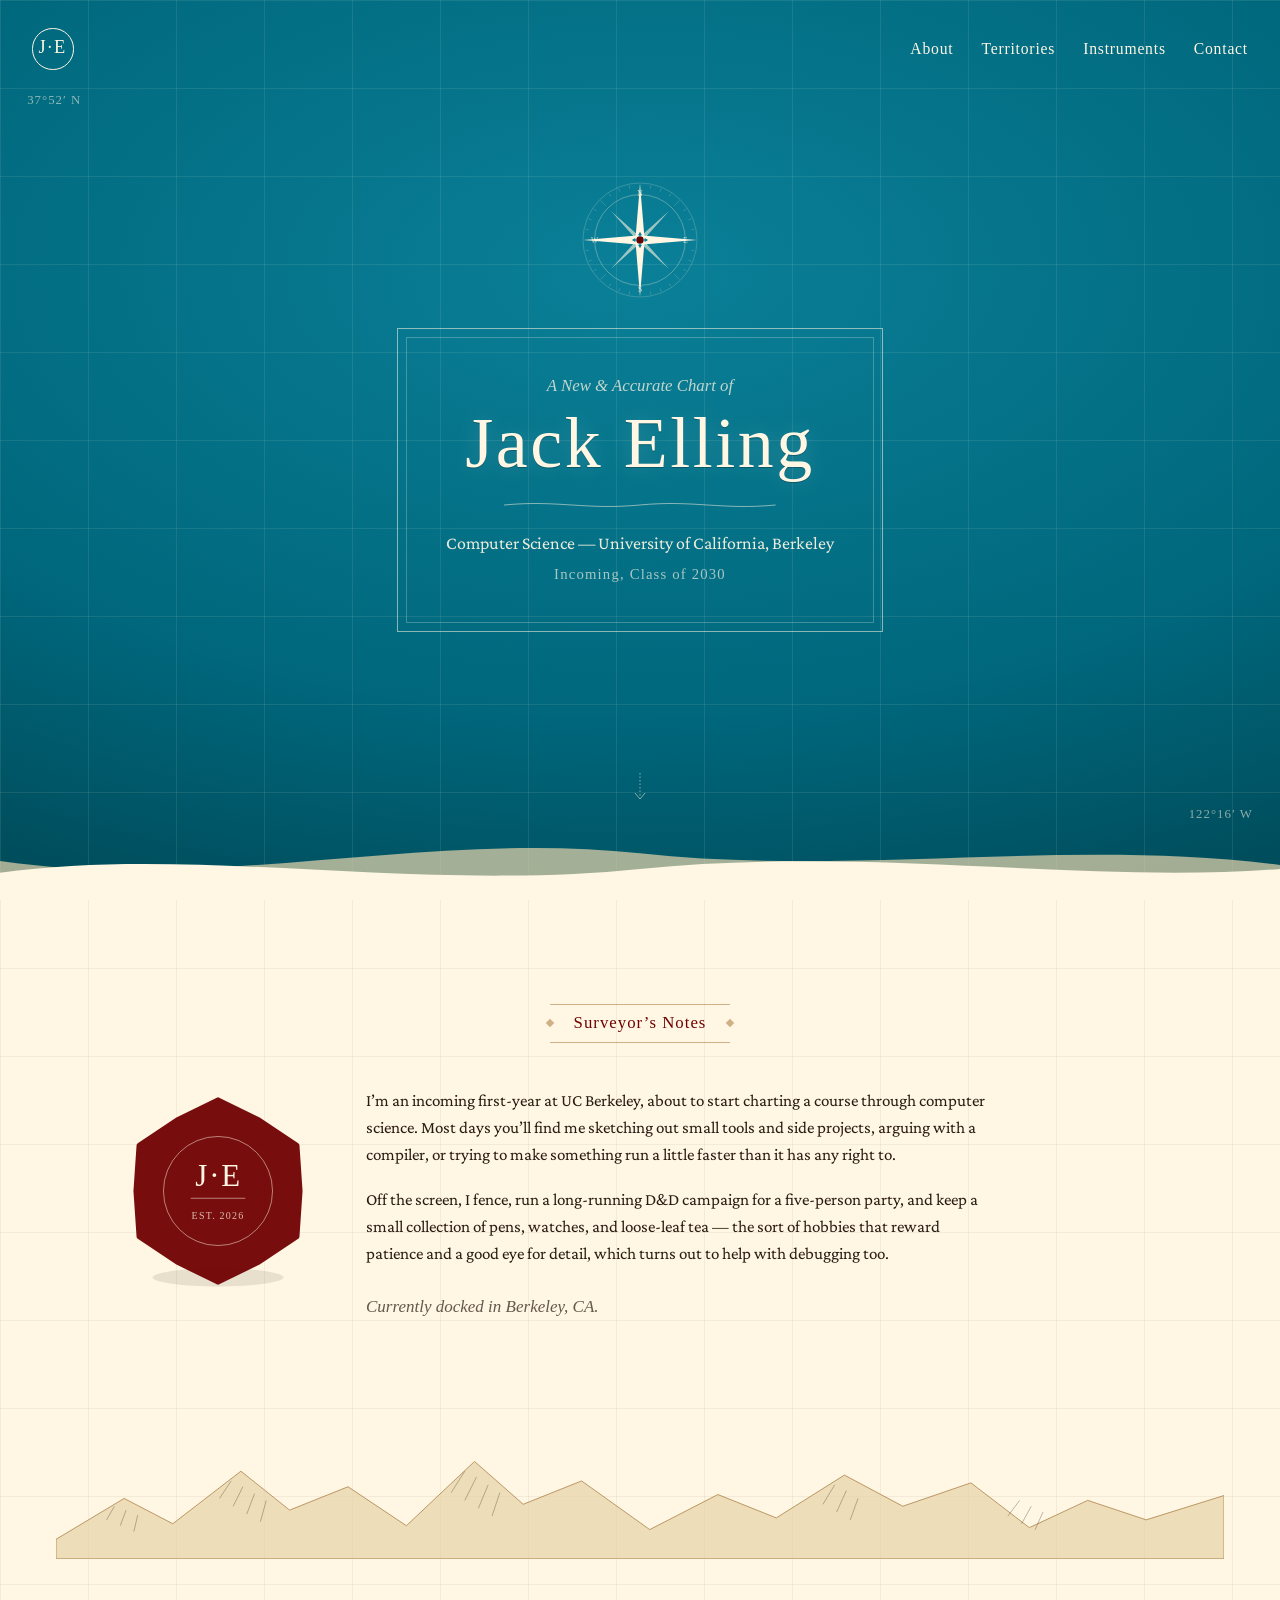
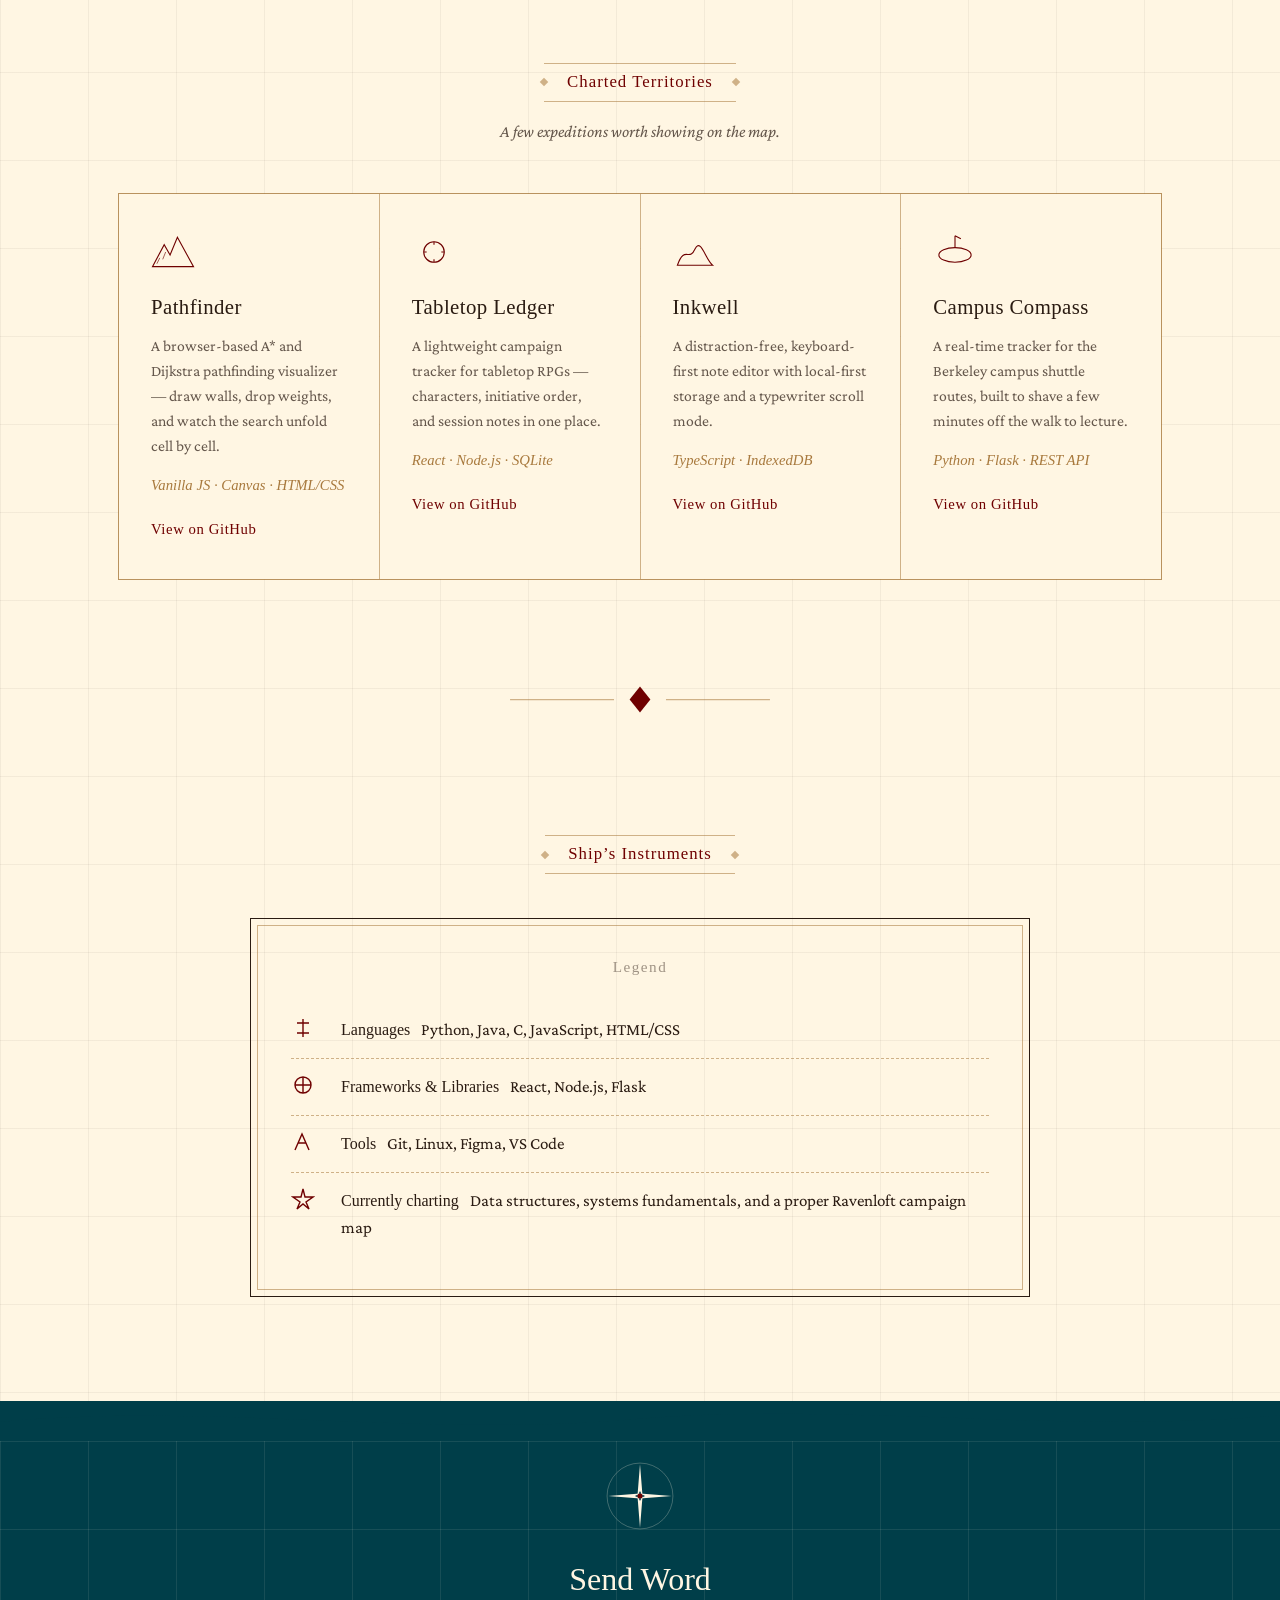
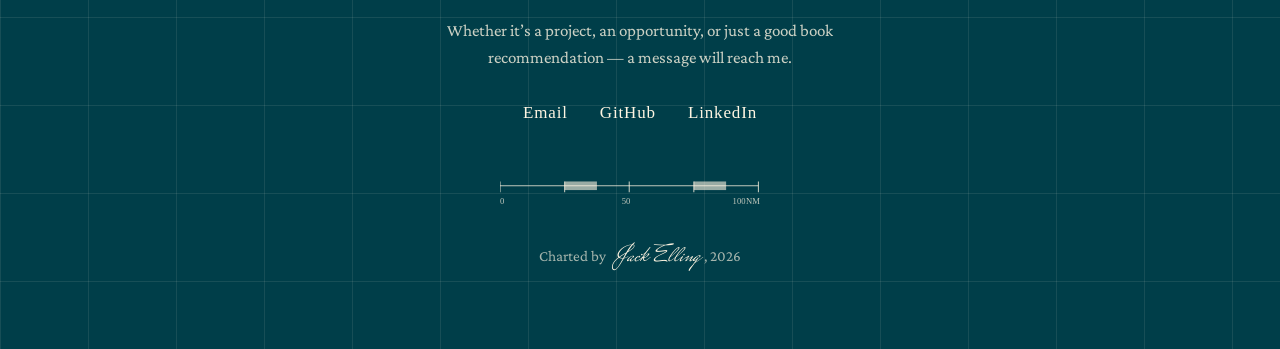
<file: index.html>
<!DOCTYPE html>
<html lang="en">
<head>
<meta charset="UTF-8">
<meta name="viewport" content="width=device-width, initial-scale=1.0">
<title>Jack Elling</title>
<meta name="description" content="Jack Elling — Computer Science, University of California, Berkeley.">

<link rel="preconnect" href="https://fonts.googleapis.com">
<link rel="preconnect" href="https://fonts.gstatic.com" crossorigin>
<link href="https://fonts.googleapis.com/css2?family=Crimson+Pro:ital,wght@0,400;0,500;0,600;1,400&family=IM+Fell+English:ital@0;1&family=IM+Fell+English+SC&family=Mrs+Saint+Delafield&display=swap" rel="stylesheet">
<link rel="stylesheet" href="styles.css">
</head>
<body>

<!-- Reusable SVG definitions: hachure patterns, filters, gradients -->
<svg width="0" height="0" style="position:absolute" aria-hidden="true" focusable="false">
  <defs>
    <filter id="paperGrain" x="-20%" y="-20%" width="140%" height="140%">
      <feTurbulence type="fractalNoise" baseFrequency="0.9" numOctaves="2" seed="7" result="noise"/>
      <feColorMatrix in="noise" type="matrix"
        values="0 0 0 0 0.16
                0 0 0 0 0.11
                0 0 0 0 0.07
                0 0 0 0.05 0"/>
    </filter>
    <radialGradient id="waterGrad" cx="50%" cy="35%" r="85%">
      <stop offset="0%" stop-color="#0a8098"/>
      <stop offset="55%" stop-color="#00677C"/>
      <stop offset="100%" stop-color="#003e49"/>
    </radialGradient>
    <linearGradient id="waveLine" x1="0" y1="0" x2="1" y2="0">
      <stop offset="0%" stop-color="#FFF6E3" stop-opacity="0"/>
      <stop offset="50%" stop-color="#FFF6E3" stop-opacity="0.55"/>
      <stop offset="100%" stop-color="#FFF6E3" stop-opacity="0"/>
    </linearGradient>
  </defs>
</svg>

<a class="skip-link" href="#main">Skip to content</a>

<!-- ============================= HERO ============================= -->
<header class="hero" id="top">
  <div class="hero-bg" aria-hidden="true"></div>
  <div class="grid-overlay grid-overlay--water" aria-hidden="true"></div>

  <p class="coord coord--nw" aria-hidden="true">37&deg;52&prime; N</p>
  <p class="coord coord--se" aria-hidden="true">122&deg;16&prime; W</p>

  <nav class="site-nav" aria-label="Primary">
    <a class="monogram" href="#top" aria-label="Jack Elling, home">J&middot;E</a>
    <ul>
      <li><a href="#about">About</a></li>
      <li><a href="#work">Territories</a></li>
      <li><a href="#instruments">Instruments</a></li>
      <li><a href="#contact">Contact</a></li>
    </ul>
  </nav>

  <div class="hero-stage">
    <div class="compass-rose" aria-hidden="true">
      <svg viewBox="0 0 220 220" class="compass-svg">
        <g class="compass-needle">
          <circle cx="110" cy="110" r="98" class="c-ring c-ring--outer"/>
          <circle cx="110" cy="110" r="78" class="c-ring"/>
          <g class="c-ticks">
            <!-- 32 rim ticks -->
            <g id="tickGroup"></g>
          </g>
          <!-- Long points N E S W -->
          <g class="c-points">
            <path class="c-point c-point--long" d="M110,14 L118,110 L110,96 L102,110 Z"/>
            <path class="c-point c-point--long" d="M110,14 L118,110 L110,96 L102,110 Z" transform="rotate(90 110 110)"/>
            <path class="c-point c-point--long" d="M110,14 L118,110 L110,96 L102,110 Z" transform="rotate(180 110 110)"/>
            <path class="c-point c-point--long" d="M110,14 L118,110 L110,96 L102,110 Z" transform="rotate(270 110 110)"/>
            <!-- Short diagonal points -->
            <path class="c-point c-point--short" d="M110,40 L114,110 L110,102 L106,110 Z" transform="rotate(45 110 110)"/>
            <path class="c-point c-point--short" d="M110,40 L114,110 L110,102 L106,110 Z" transform="rotate(135 110 110)"/>
            <path class="c-point c-point--short" d="M110,40 L114,110 L110,102 L106,110 Z" transform="rotate(225 110 110)"/>
            <path class="c-point c-point--short" d="M110,40 L114,110 L110,102 L106,110 Z" transform="rotate(315 110 110)"/>
          </g>
          <circle cx="110" cy="110" r="6" class="c-hub"/>
        </g>
        <text x="110" y="34" class="c-label" text-anchor="middle">N</text>
        <text x="188" y="115" class="c-label" text-anchor="middle">E</text>
        <text x="110" y="200" class="c-label" text-anchor="middle">S</text>
        <text x="32" y="115" class="c-label" text-anchor="middle">W</text>
      </svg>
    </div>

    <div class="cartouche">
      <p class="cartouche-eyebrow">A New &amp; Accurate Chart of</p>
      <h1 class="cartouche-name">Jack&nbsp;Elling</h1>
      <div class="cartouche-rule" aria-hidden="true">
        <svg viewBox="0 0 300 14" preserveAspectRatio="none"><path d="M0,7 C60,1 90,13 150,7 C210,1 240,13 300,7" /></svg>
      </div>
      <p class="cartouche-tagline">Computer Science &mdash; University of California, Berkeley</p>
      <p class="cartouche-sub">Incoming, Class of 2030</p>
    </div>
  </div>

  <button class="scroll-hint" type="button" aria-label="Scroll to about section" data-scroll-to="#about">
    <svg viewBox="0 0 40 60" aria-hidden="true">
      <path d="M20,2 L20,50" stroke-dasharray="3 4"/>
      <path d="M10,42 L20,54 L30,42"/>
    </svg>
  </button>

  <svg class="hero-waves" viewBox="0 0 1440 90" preserveAspectRatio="none" aria-hidden="true">
    <path d="M0,40 C240,80 480,0 720,30 C960,60 1200,10 1440,45 L1440,90 L0,90 Z" class="wave wave--back"/>
    <path d="M0,55 C220,20 460,80 720,50 C980,20 1220,70 1440,50 L1440,90 L0,90 Z" class="wave wave--front"/>
  </svg>
</header>

<!-- ============================= MAIN ============================= -->
<main id="main">

  <section id="about" class="section about">
    <div class="plate-label"><span>Surveyor&rsquo;s Notes</span></div>

    <div class="about-grid">
      <div class="about-figure" aria-hidden="true">
        <svg viewBox="0 0 220 220" class="figure-svg">
          <ellipse cx="110" cy="205" rx="72" ry="10" class="seal-shadow"/>
          <path class="seal-shape" d="M200,110 L196.6,60 L155,32.1 L110,10 L65,32.1 L23.4,60 L20,110 L23.4,160 L65,187.9 L110,210 L155,187.9 L196.6,160 Z"/>
          <circle cx="110" cy="110" r="60" class="seal-ring"/>
          <text x="110" y="104" class="seal-text" text-anchor="middle">J&#8202;&middot;&#8202;E</text>
          <line x1="80" y1="118" x2="140" y2="118" class="seal-rule"/>
          <text x="110" y="141" class="seal-sub" text-anchor="middle">EST. 2026</text>
        </svg>
      </div>

      <div class="about-text">
        <p>I&rsquo;m an incoming first-year at UC&nbsp;Berkeley, about to start charting a course through computer science. Most days you&rsquo;ll find me sketching out small tools and side projects, arguing with a compiler, or trying to make something run a little faster than it has any right to.</p>
        <p>Off the screen, I fence, run a long-running D&amp;D campaign for a five-person party, and keep a small collection of pens, watches, and loose-leaf tea &mdash; the sort of hobbies that reward patience and a good eye for detail, which turns out to help with debugging too.</p>
        <p class="about-signoff">Currently docked in Berkeley, CA.</p>
      </div>
    </div>
  </section>

  <div class="divider terrain" aria-hidden="true">
    <svg viewBox="0 0 1200 120" preserveAspectRatio="none" class="terrain-svg">
      <!-- ridge silhouette -->
      <path class="ridge" d="M0,100 L70,58 L120,84 L190,30 L240,70 L300,46 L360,86 L430,20 L480,64 L540,40 L610,90 L680,54 L740,78 L810,34 L870,66 L940,42 L1000,88 L1060,60 L1120,80 L1200,55 L1200,120 L0,120 Z"/>
      <!-- hachure strokes: short parallel lines suggesting slope, clustered under each peak -->
      <g class="hachures">
        <line x1="60" y1="66" x2="52" y2="80"/><line x1="72" y1="70" x2="66" y2="86"/><line x1="84" y1="75" x2="80" y2="92"/>
        <line x1="180" y1="40" x2="168" y2="58"/><line x1="192" y1="46" x2="182" y2="66"/><line x1="204" y1="53" x2="196" y2="74"/><line x1="216" y1="60" x2="210" y2="82"/>
        <line x1="420" y1="30" x2="406" y2="52"/><line x1="432" y1="36" x2="420" y2="60"/><line x1="444" y1="44" x2="434" y2="68"/><line x1="456" y1="52" x2="448" y2="76"/>
        <line x1="800" y1="44" x2="788" y2="64"/><line x1="812" y1="50" x2="802" y2="72"/><line x1="824" y1="58" x2="816" y2="80"/>
        <line x1="990" y1="60" x2="978" y2="76"/><line x1="1002" y1="66" x2="992" y2="84"/><line x1="1014" y1="72" x2="1006" y2="90"/>
      </g>
    </svg>
  </div>

  <section id="work" class="section work">
    <div class="plate-label"><span>Charted Territories</span></div>
    <p class="section-intro">A few expeditions worth showing on the map. <!-- Replace these four cards with your real repositories. --></p>

    <div class="territory-grid">

      <article class="territory-card">
        <svg class="territory-glyph" viewBox="0 0 60 60" aria-hidden="true"><path class="glyph-ink" d="M2,50 L18,20 L26,34 L36,10 L58,50 Z"/><line x1="12" y1="38" x2="8" y2="46"/><line x1="20" y1="30" x2="16" y2="40"/></svg>
        <h3>Pathfinder</h3>
        <p class="territory-desc">A browser-based A* and Dijkstra pathfinding visualizer &mdash; draw walls, drop weights, and watch the search unfold cell by cell.</p>
        <p class="territory-stack">Vanilla JS &middot; Canvas &middot; HTML/CSS</p>
        <a class="territory-link" href="#" aria-label="View Pathfinder on GitHub">View on GitHub</a>
      </article>

      <article class="territory-card">
        <svg class="territory-glyph" viewBox="0 0 60 60" aria-hidden="true"><circle class="glyph-ink" cx="30" cy="30" r="14" fill="none"/><path class="glyph-ink" d="M30,20 L30,16 M30,44 L30,40 M20,30 L16,30 M44,30 L40,30" /></svg>
        <h3>Tabletop Ledger</h3>
        <p class="territory-desc">A lightweight campaign tracker for tabletop RPGs &mdash; characters, initiative order, and session notes in one place.</p>
        <p class="territory-stack">React &middot; Node.js &middot; SQLite</p>
        <a class="territory-link" href="#" aria-label="View Tabletop Ledger on GitHub">View on GitHub</a>
      </article>

      <article class="territory-card">
        <svg class="territory-glyph" viewBox="0 0 60 60" aria-hidden="true"><path class="glyph-ink" d="M6,48 C16,20 22,44 30,26 C38,10 44,40 54,48 Z"/></svg>
        <h3>Inkwell</h3>
        <p class="territory-desc">A distraction-free, keyboard-first note editor with local-first storage and a typewriter scroll mode.</p>
        <p class="territory-stack">TypeScript &middot; IndexedDB</p>
        <a class="territory-link" href="#" aria-label="View Inkwell on GitHub">View on GitHub</a>
      </article>

      <article class="territory-card">
        <svg class="territory-glyph" viewBox="0 0 60 60" aria-hidden="true"><ellipse class="glyph-ink" cx="30" cy="34" rx="22" ry="10" fill="none"/><path class="glyph-ink" d="M30,24 L30,8 M30,8 L38,12" fill="none"/></svg>
        <h3>Campus Compass</h3>
        <p class="territory-desc">A real-time tracker for the Berkeley campus shuttle routes, built to shave a few minutes off the walk to lecture.</p>
        <p class="territory-stack">Python &middot; Flask &middot; REST API</p>
        <a class="territory-link" href="#" aria-label="View Campus Compass on GitHub">View on GitHub</a>
      </article>

    </div>
  </section>

  <div class="divider compass-divider" aria-hidden="true">
    <svg viewBox="0 0 200 24" preserveAspectRatio="xMidYMid meet">
      <line x1="0" y1="12" x2="80" y2="12"/>
      <path d="M100,2 L108,12 L100,22 L92,12 Z"/>
      <line x1="120" y1="12" x2="200" y2="12"/>
    </svg>
  </div>

  <section id="instruments" class="section instruments">
    <div class="plate-label"><span>Ship&rsquo;s Instruments</span></div>

    <div class="legend-box">
      <p class="legend-heading">Legend</p>
      <dl class="legend-list">
        <div class="legend-row">
          <dt><svg viewBox="0 0 24 24" class="legend-icon" aria-hidden="true"><path d="M12,3 L12,21 M6,7 L18,7 M6,17 L18,17"/></svg></dt>
          <dd><span class="legend-term">Languages</span> Python, Java, C, JavaScript, HTML/CSS</dd>
        </div>
        <div class="legend-row">
          <dt><svg viewBox="0 0 24 24" class="legend-icon" aria-hidden="true"><circle cx="12" cy="12" r="8" fill="none"/><path d="M12,4 L12,20 M4,12 L20,12"/></svg></dt>
          <dd><span class="legend-term">Frameworks &amp; Libraries</span> React, Node.js, Flask</dd>
        </div>
        <div class="legend-row">
          <dt><svg viewBox="0 0 24 24" class="legend-icon" aria-hidden="true"><path d="M4,20 L11,4 L18,20 M7,13 L15,13"/></svg></dt>
          <dd><span class="legend-term">Tools</span> Git, Linux, Figma, VS&nbsp;Code</dd>
        </div>
        <div class="legend-row">
          <dt><svg viewBox="0 0 24 24" class="legend-icon" aria-hidden="true"><path d="M12,2 L14,10 L22,10 L15,15 L18,22 L12,17 L6,22 L9,15 L2,10 L10,10 Z"/></svg></dt>
          <dd><span class="legend-term">Currently charting</span> Data structures, systems fundamentals, and a proper Ravenloft campaign map</dd>
        </div>
      </dl>
    </div>
  </section>

</main>

<!-- ============================= FOOTER ============================= -->
<footer class="site-footer" id="contact">
  <div class="grid-overlay grid-overlay--water" aria-hidden="true"></div>

  <svg class="footer-waves" viewBox="0 0 1440 60" preserveAspectRatio="none" aria-hidden="true">
    <path d="M0,30 C240,0 480,55 720,25 C960,0 1200,50 1440,20 L1440,0 L0,0 Z" class="wave wave--front"/>
  </svg>

  <div class="footer-content">
    <div class="compass-rose compass-rose--small" aria-hidden="true">
      <svg viewBox="0 0 120 120" class="compass-svg-small">
        <circle cx="60" cy="60" r="52" class="c-ring c-ring--outer"/>
        <path d="M60,10 L64,60 L60,52 L56,60 Z"/>
        <path d="M60,10 L64,60 L60,52 L56,60 Z" transform="rotate(90 60 60)"/>
        <path d="M60,10 L64,60 L60,52 L56,60 Z" transform="rotate(180 60 60)"/>
        <path d="M60,10 L64,60 L60,52 L56,60 Z" transform="rotate(270 60 60)"/>
        <circle cx="60" cy="60" r="4" class="c-hub"/>
      </svg>
    </div>

    <h2 class="footer-heading">Send Word</h2>
    <p class="footer-blurb">Whether it&rsquo;s a project, an opportunity, or just a good book recommendation &mdash; a message will reach me.</p>

    <ul class="footer-links">
      <li><a href="mailto:jelling@berkeley.edu">Email</a></li>
      <li><a href="https://github.com/jackelling">GitHub</a></li>
      <li><a href="https://www.linkedin.com/">LinkedIn</a></li>
    </ul>

    <div class="scale-bar" aria-hidden="true">
      <svg viewBox="0 0 260 30">
        <line x1="0" y1="10" x2="240" y2="10"/>
        <rect x="0" y="6" width="30" height="8" class="scale-fill"/>
        <rect x="60" y="6" width="30" height="8" class="scale-fill"/>
        <rect x="120" y="6" width="30" height="8" class="scale-fill"/>
        <rect x="180" y="6" width="30" height="8" class="scale-fill"/>
        <line x1="0" y1="6" x2="0" y2="16"/><line x1="60" y1="6" x2="60" y2="16"/>
        <line x1="120" y1="6" x2="120" y2="16"/><line x1="180" y1="6" x2="180" y2="16"/><line x1="240" y1="6" x2="240" y2="16"/>
        <text x="0" y="27">0</text><text x="113" y="27">50</text><text x="216" y="27">100&#8202;NM</text>
      </svg>
    </div>

    <p class="signature">Charted by <span class="script">Jack Elling</span>, 2026</p>
  </div>
</footer>

<canvas id="dust-canvas" aria-hidden="true"></canvas>
<script src="script.js"></script>
</body>
</html>
</file>
<file: styles.css>
/* ==========================================================================
   Jack Elling — personal chart
   A vintage nautical-map design system.
   ========================================================================== */

:root {
  --paper:        #FFF6E3;
  --paper-shadow: #E8D6AC;
  --paper-line:   rgba(42, 27, 18, 0.055);

  --water:        #00677C;
  --water-deep:   #003e49;
  --water-line:   rgba(255, 246, 227, 0.09);

  --ink:          #2A1B12;
  --ink-soft:     rgba(42, 27, 18, 0.72);
  --ink-faint:    rgba(42, 27, 18, 0.45);

  --accent:       #6F0000;
  --accent-soft:  rgba(111, 0, 0, 0.55);
  --brass:        #A8793D;
  --brass-soft:   rgba(168, 121, 61, 0.55);

  --paper-onwater: #FFF6E3;

  --font-display: 'IM Fell English', Georgia, serif;
  --font-display-sc: 'IM Fell English SC', Georgia, serif;
  --font-body:    'Crimson Pro', Georgia, serif;
  --font-script:  'Mrs Saint Delafield', cursive;

  --max: 780px;
  --max-wide: 1100px;
  --edge: 1.5px;
}

/* ---------- Reset ---------- */
*, *::before, *::after { box-sizing: border-box; }
html { scroll-behavior: smooth; }
@media (prefers-reduced-motion: reduce) {
  html { scroll-behavior: auto; }
  *, *::before, *::after { animation-duration: 0.001ms !important; animation-iteration-count: 1 !important; transition-duration: 0.001ms !important; }
}

body {
  margin: 0;
  background: var(--paper);
  background-image:
    repeating-linear-gradient(to right, var(--paper-line) 0 1px, transparent 1px 88px),
    repeating-linear-gradient(to bottom, var(--paper-line) 0 1px, transparent 1px 88px);
  color: var(--ink);
  font-family: var(--font-body);
  font-size: 1.0625rem;
  line-height: 1.6;
  -webkit-font-smoothing: antialiased;
}

img, svg { display: block; max-width: 100%; }
a { color: inherit; }

.skip-link {
  position: absolute; left: -999px; top: 0;
  background: var(--paper); color: var(--ink);
  padding: 0.75em 1em; z-index: 999;
  font-family: var(--font-body);
}
.skip-link:focus { left: 1rem; top: 1rem; }

:focus-visible {
  outline: 2px dashed var(--accent);
  outline-offset: 3px;
}

/* ==========================================================================
   Shared: plate labels, grid overlays, dividers
   ========================================================================== */

.grid-overlay {
  position: absolute; inset: 0; pointer-events: none;
}
.grid-overlay--water {
  background-image:
    repeating-linear-gradient(to right, var(--water-line) 0 1px, transparent 1px 88px),
    repeating-linear-gradient(to bottom, var(--water-line) 0 1px, transparent 1px 88px);
}

.plate-label {
  display: flex;
  justify-content: center;
  margin: 0 0 2.75rem;
}
.plate-label span {
  font-family: var(--font-display-sc);
  font-size: 1.05rem;
  letter-spacing: 0.06em;
  color: var(--accent);
  padding: 0.3em 1.4em;
  border-top: var(--edge) solid var(--brass-soft);
  border-bottom: var(--edge) solid var(--brass-soft);
  position: relative;
}
.plate-label span::before,
.plate-label span::after {
  content: "";
  position: absolute; top: 50%; width: 6px; height: 6px;
  background: var(--brass-soft);
  transform: translateY(-50%) rotate(45deg);
}
.plate-label span::before { left: -3px; }
.plate-label span::after { right: -3px; }

.section {
  max-width: var(--max-wide);
  margin: 0 auto;
  padding: 6.5rem 1.75rem;
}

.section-intro {
  max-width: var(--max);
  margin: -1.75rem auto 3rem;
  text-align: center;
  color: var(--ink-soft);
  font-style: italic;
}

/* Terrain divider (mountain hachures) */
.divider.terrain {
  max-width: 1200px;
  margin: 0 auto;
  padding: 0 1rem;
  opacity: 0.85;
}
.terrain-svg .ridge { fill: var(--paper-shadow); stroke: var(--brass); stroke-width: 1; opacity: 0.9; }
.terrain-svg .hachures line { stroke: var(--ink); stroke-width: 1; opacity: 0.35; }

.divider.compass-divider {
  max-width: 260px;
  margin: 0 auto 1rem;
  color: var(--brass);
}
.divider.compass-divider svg { width: 100%; height: auto; }
.divider.compass-divider line { stroke: var(--brass-soft); stroke-width: 1; }
.divider.compass-divider path { fill: var(--accent); }

/* ==========================================================================
   Hero
   ========================================================================== */

.hero {
  position: relative;
  min-height: 100svh;
  overflow: hidden;
  background: var(--water);
  color: var(--paper-onwater);
  display: flex;
  flex-direction: column;
}
.hero-bg {
  position: absolute; inset: 0;
  background: radial-gradient(120% 90% at 50% 30%, #0a8098 0%, var(--water) 55%, var(--water-deep) 100%);
}

.coord {
  position: absolute;
  margin: 0;
  font-family: var(--font-display-sc);
  font-size: 0.8rem;
  letter-spacing: 0.08em;
  color: rgba(255, 246, 227, 0.55);
  z-index: 2;
}
.coord--nw { top: 5.6rem; left: 1.7rem; }
.coord--se { bottom: 4.75rem; right: 1.7rem; }

@media (max-width: 780px) {
  .coord--nw { top: 1.4rem; left: 1.5rem; }
  .coord--se { bottom: 4.25rem; right: 1.5rem; }
}

.site-nav {
  position: relative;
  z-index: 3;
  display: flex;
  align-items: center;
  justify-content: space-between;
  gap: 1rem;
  padding: 1.75rem 2rem 0;
  flex-wrap: wrap;
}
.site-nav .monogram {
  font-family: var(--font-display-sc);
  font-size: 1.15rem;
  letter-spacing: 0.1em;
  text-decoration: none;
  border: var(--edge) solid var(--paper-onwater);
  border-radius: 50%;
  width: 2.6rem; height: 2.6rem;
  display: flex; align-items: center; justify-content: center;
}
.site-nav ul {
  list-style: none;
  display: flex;
  gap: 1.75rem;
  margin: 0; padding: 0;
  flex-wrap: wrap;
}
.site-nav a {
  text-decoration: none;
  font-family: var(--font-display-sc);
  font-size: 0.98rem;
  letter-spacing: 0.05em;
  padding-bottom: 3px;
  background-image: linear-gradient(var(--paper-onwater), var(--paper-onwater));
  background-position: 0 100%;
  background-repeat: no-repeat;
  background-size: 0% 1px;
  transition: background-size 0.35s ease;
}
.site-nav a:hover, .site-nav a:focus-visible { background-size: 100% 1px; }

.hero-stage {
  position: relative;
  z-index: 2;
  flex: 1;
  display: flex;
  flex-direction: column;
  align-items: center;
  justify-content: center;
  gap: 1.5rem;
  padding: 2rem 1.5rem 4rem;
  text-align: center;
}

/* Compass rose */
.compass-rose { width: clamp(84px, 11vw, 128px); opacity: 0.92; }
.compass-svg .c-ring { fill: none; stroke: var(--paper-onwater); opacity: 0.55; stroke-width: 1; }
.compass-svg .c-ring--outer { opacity: 0.35; }
.compass-svg .c-point { fill: var(--paper-onwater); }
.compass-svg .c-point--short { opacity: 0.6; }
.compass-svg .c-hub { fill: var(--accent); }
.compass-svg .c-label { fill: var(--paper-onwater); font-family: var(--font-display-sc); font-size: 13px; opacity: 0.8; }
.compass-svg .tick { stroke: var(--paper-onwater); opacity: 0.3; stroke-width: 1; }
.compass-needle { transform-origin: 110px 110px; }

.compass-rose--small { width: 76px; margin: 0 auto 1.25rem; opacity: 0.85; }
.compass-svg-small .c-ring { fill: none; stroke: var(--paper-onwater); opacity: 0.4; stroke-width: 1; }
.compass-svg-small path:not(.c-ring) { fill: var(--paper-onwater); }
.compass-svg-small .c-hub { fill: var(--accent); }

/* Cartouche */
.cartouche {
  max-width: 640px;
  padding: 2.75rem 3rem;
  border: var(--edge) solid rgba(255, 246, 227, 0.55);
  position: relative;
}
.cartouche::before {
  content: "";
  position: absolute; inset: 8px;
  border: 1px solid rgba(255, 246, 227, 0.25);
  pointer-events: none;
}
.cartouche-eyebrow {
  margin: 0 0 0.4rem;
  font-family: var(--font-display);
  font-style: italic;
  font-size: 1.05rem;
  color: rgba(255, 246, 227, 0.75);
}
.cartouche-name {
  margin: 0;
  font-family: var(--font-display-sc);
  font-weight: 400;
  font-size: clamp(2.6rem, 7vw, 4.5rem);
  letter-spacing: 0.035em;
  line-height: 1.05;
  text-shadow: 0 1px 0 rgba(0,0,0,0.25), 0 0 22px rgba(255, 246, 227, 0.18);
}
.cartouche-rule { margin: 1.1rem auto; width: 70%; color: rgba(255,246,227,0.6); }
.cartouche-rule svg { width: 100%; height: 12px; }
.cartouche-rule path { fill: none; stroke: currentColor; stroke-width: 1; }
.cartouche-tagline {
  margin: 0 0 0.35rem;
  font-size: 1.12rem;
  color: rgba(255, 246, 227, 0.92);
}
.cartouche-sub {
  margin: 0;
  font-family: var(--font-display-sc);
  font-size: 0.92rem;
  letter-spacing: 0.08em;
  color: rgba(255, 246, 227, 0.65);
}

.scroll-hint {
  position: relative; z-index: 2;
  align-self: center;
  margin-bottom: 1.75rem;
  background: none; border: none; cursor: pointer;
  color: rgba(255, 246, 227, 0.7);
  width: 32px;
}
.scroll-hint svg { width: 100%; height: auto; }
.scroll-hint path { fill: none; stroke: currentColor; stroke-width: 1.5; }
.scroll-hint path:last-child { fill: none; }

.hero-waves { position: relative; z-index: 1; width: 100%; height: 70px; margin-top: -1px; }
.wave { fill: var(--paper); }
.wave--back { fill: var(--paper-shadow); opacity: 0.7; }
.wave--front { fill: var(--paper); }

/* Hero entrance (single orchestrated moment) */
.cartouche, .compass-rose, .site-nav, .scroll-hint {
  opacity: 0;
  animation: unfurl 1.1s cubic-bezier(0.2, 0.7, 0.2, 1) forwards;
}
.compass-rose { animation-delay: 0.05s; transform-origin: center; }
.cartouche { animation-delay: 0.25s; }
.site-nav { animation-delay: 0.05s; animation-name: fadeIn; }
.scroll-hint { animation-delay: 0.9s; animation-name: fadeIn; }

@keyframes unfurl {
  from { opacity: 0; transform: scaleY(0.92) translateY(8px); }
  to   { opacity: 1; transform: scaleY(1) translateY(0); }
}
@keyframes fadeIn {
  from { opacity: 0; }
  to   { opacity: 1; }
}
@media (prefers-reduced-motion: reduce) {
  .cartouche, .compass-rose, .site-nav, .scroll-hint { opacity: 1; animation: none; transform: none; }
}

/* ==========================================================================
   About
   ========================================================================== */

.about-grid {
  display: grid;
  grid-template-columns: 200px 1fr;
  gap: 3rem;
  align-items: start;
  max-width: var(--max-wide);
  margin: 0 auto;
}
.about-figure { padding-top: 0.25rem; }
.figure-svg { width: 100%; }
.seal-shadow { fill: var(--ink); opacity: 0.1; }
.seal-shape {
  fill: var(--accent);
  stroke: var(--accent);
  stroke-width: 6;
  stroke-linejoin: round;
  opacity: 0.94;
}
.seal-ring { fill: none; stroke: rgba(255, 246, 227, 0.55); stroke-width: 1; }
.seal-text {
  fill: var(--paper-onwater);
  font-family: var(--font-display-sc);
  font-size: 34px;
  letter-spacing: 0.02em;
}
.seal-rule { stroke: rgba(255, 246, 227, 0.55); stroke-width: 1; }
.seal-sub {
  fill: rgba(255, 246, 227, 0.75);
  font-family: var(--font-display-sc);
  font-size: 11px;
  letter-spacing: 0.12em;
}

.about-text { max-width: 62ch; }
.about-text p { margin: 0 0 1.1rem; }
.about-signoff {
  font-family: var(--font-display);
  font-style: italic;
  color: var(--ink-soft);
  margin-top: 1.6rem !important;
}

/* ==========================================================================
   Territories (projects)
   ========================================================================== */

.territory-grid {
  display: grid;
  grid-template-columns: repeat(auto-fit, minmax(240px, 1fr));
  gap: 1px;
  background: var(--brass-soft);
  border: var(--edge) solid var(--brass-soft);
  max-width: var(--max-wide);
  margin: 0 auto;
}
.territory-card {
  background: var(--paper);
  padding: 2.25rem 2rem;
  transition: transform 0.25s ease, box-shadow 0.25s ease, background 0.25s ease;
}
.territory-card:hover, .territory-card:focus-within {
  transform: translateY(-4px);
  box-shadow: 0 14px 24px -18px rgba(42, 27, 18, 0.45);
  background: #fffaef;
  position: relative;
  z-index: 1;
}
.territory-glyph { width: 44px; height: 44px; margin-bottom: 1rem; }
.territory-glyph .glyph-ink { fill: none; stroke: var(--accent); stroke-width: 1.5; }
.territory-glyph line { stroke: var(--accent); stroke-width: 1.2; opacity: 0.7; }
.territory-glyph circle { stroke: var(--accent); stroke-width: 1.5; }

.territory-card h3 {
  font-family: var(--font-display-sc);
  font-weight: 400;
  font-size: 1.3rem;
  letter-spacing: 0.02em;
  margin: 0 0 0.6rem;
}
.territory-desc { margin: 0 0 1rem; color: var(--ink-soft); font-size: 0.98rem; }
.territory-stack {
  margin: 0 0 1.1rem;
  font-family: var(--font-display);
  font-style: italic;
  font-size: 0.92rem;
  color: var(--brass);
}
.territory-link {
  display: inline-block;
  text-decoration: none;
  font-family: var(--font-display-sc);
  font-size: 0.92rem;
  letter-spacing: 0.04em;
  color: var(--accent);
  border-bottom: 1px solid transparent;
  transition: border-color 0.25s ease;
}
.territory-link:hover, .territory-link:focus-visible { border-color: var(--accent); }

/* ==========================================================================
   Instruments (legend / skills)
   ========================================================================== */

.legend-box {
  max-width: var(--max);
  margin: 0 auto;
  border: var(--edge) solid var(--ink);
  padding: 2.25rem 2.5rem 2.5rem;
  position: relative;
}
.legend-box::before {
  content: "";
  position: absolute; inset: 6px;
  border: 1px solid var(--brass-soft);
  pointer-events: none;
}
.legend-heading {
  margin: 0 0 1.4rem;
  font-family: var(--font-display-sc);
  font-size: 0.95rem;
  letter-spacing: 0.1em;
  color: var(--ink-faint);
  text-align: center;
}
.legend-list { margin: 0; }
.legend-row {
  display: grid;
  grid-template-columns: 34px 1fr;
  gap: 1rem;
  align-items: start;
  padding: 0.9rem 0;
  border-top: 1px dashed var(--brass-soft);
}
.legend-row:first-child { border-top: none; }
.legend-row dt { margin: 0; }
.legend-row dd { margin: 0; }
.legend-icon { width: 24px; height: 24px; fill: none; stroke: var(--accent); stroke-width: 1.4; }
.legend-term {
  font-family: var(--font-display-sc);
  font-size: 1rem;
  color: var(--ink);
  margin-right: 0.5em;
}

/* ==========================================================================
   Footer
   ========================================================================== */

.site-footer {
  position: relative;
  background: var(--water-deep);
  color: var(--paper-onwater);
  overflow: hidden;
  padding-top: 1px;
}
.footer-waves { width: 100%; height: 40px; display: block; }
.footer-waves .wave { fill: var(--water-deep); }
.site-footer .grid-overlay { top: 40px; }

.footer-content {
  position: relative;
  z-index: 2;
  max-width: 640px;
  margin: 0 auto;
  padding: 1rem 1.75rem 4.5rem;
  text-align: center;
}
.footer-heading {
  font-family: var(--font-display-sc);
  font-weight: 400;
  font-size: 2rem;
  margin: 0 0 0.75rem;
}
.footer-blurb {
  margin: 0 auto 1.75rem;
  max-width: 46ch;
  color: rgba(255, 246, 227, 0.8);
}
.footer-links {
  list-style: none;
  display: flex;
  justify-content: center;
  flex-wrap: wrap;
  gap: 0.5rem 2rem;
  margin: 0 0 3rem;
  padding: 0;
}
.footer-links a {
  text-decoration: none;
  font-family: var(--font-display-sc);
  letter-spacing: 0.05em;
  padding-bottom: 3px;
  background-image: linear-gradient(var(--paper-onwater), var(--paper-onwater));
  background-position: 0 100%;
  background-repeat: no-repeat;
  background-size: 0% 1px;
  transition: background-size 0.35s ease;
}
.footer-links a:hover, .footer-links a:focus-visible { background-size: 100% 1px; }

.scale-bar { color: rgba(255, 246, 227, 0.75); margin: 0 auto 2rem; max-width: 280px; }
.scale-bar svg { width: 100%; height: auto; }
.scale-bar line { stroke: currentColor; stroke-width: 1; }
.scale-fill:nth-child(odd) { fill: currentColor; opacity: 0.8; }
.scale-fill:nth-child(even) { fill: transparent; }
.scale-bar text { fill: currentColor; font-family: var(--font-display-sc); font-size: 8px; }

.signature {
  margin: 0;
  color: rgba(255, 246, 227, 0.65);
  font-size: 0.95rem;
}
.signature .script {
  font-family: var(--font-script);
  font-size: 1.5rem;
  color: var(--paper-onwater);
  margin: 0 0.15em;
}

/* ==========================================================================
   Cursor dust
   ========================================================================== */

#dust-canvas {
  position: fixed;
  inset: 0;
  width: 100vw;
  height: 100vh;
  pointer-events: none;
  z-index: 9999;
}

/* ==========================================================================
   Responsive
   ========================================================================== */

@media (max-width: 780px) {
  .about-grid { grid-template-columns: 1fr; }
  .about-figure { width: 120px; margin: 0 auto 1rem; }
  .section { padding: 4.5rem 1.25rem; }
  .cartouche { padding: 2rem 1.5rem; }
  .coord { font-size: 0.68rem; }
}

@media (max-width: 480px) {
  .site-nav { justify-content: center; }
  .site-nav ul { justify-content: center; gap: 1.1rem 1.4rem; }
  .cartouche-name { font-size: clamp(2.1rem, 11vw, 3rem); }
}
</file>
